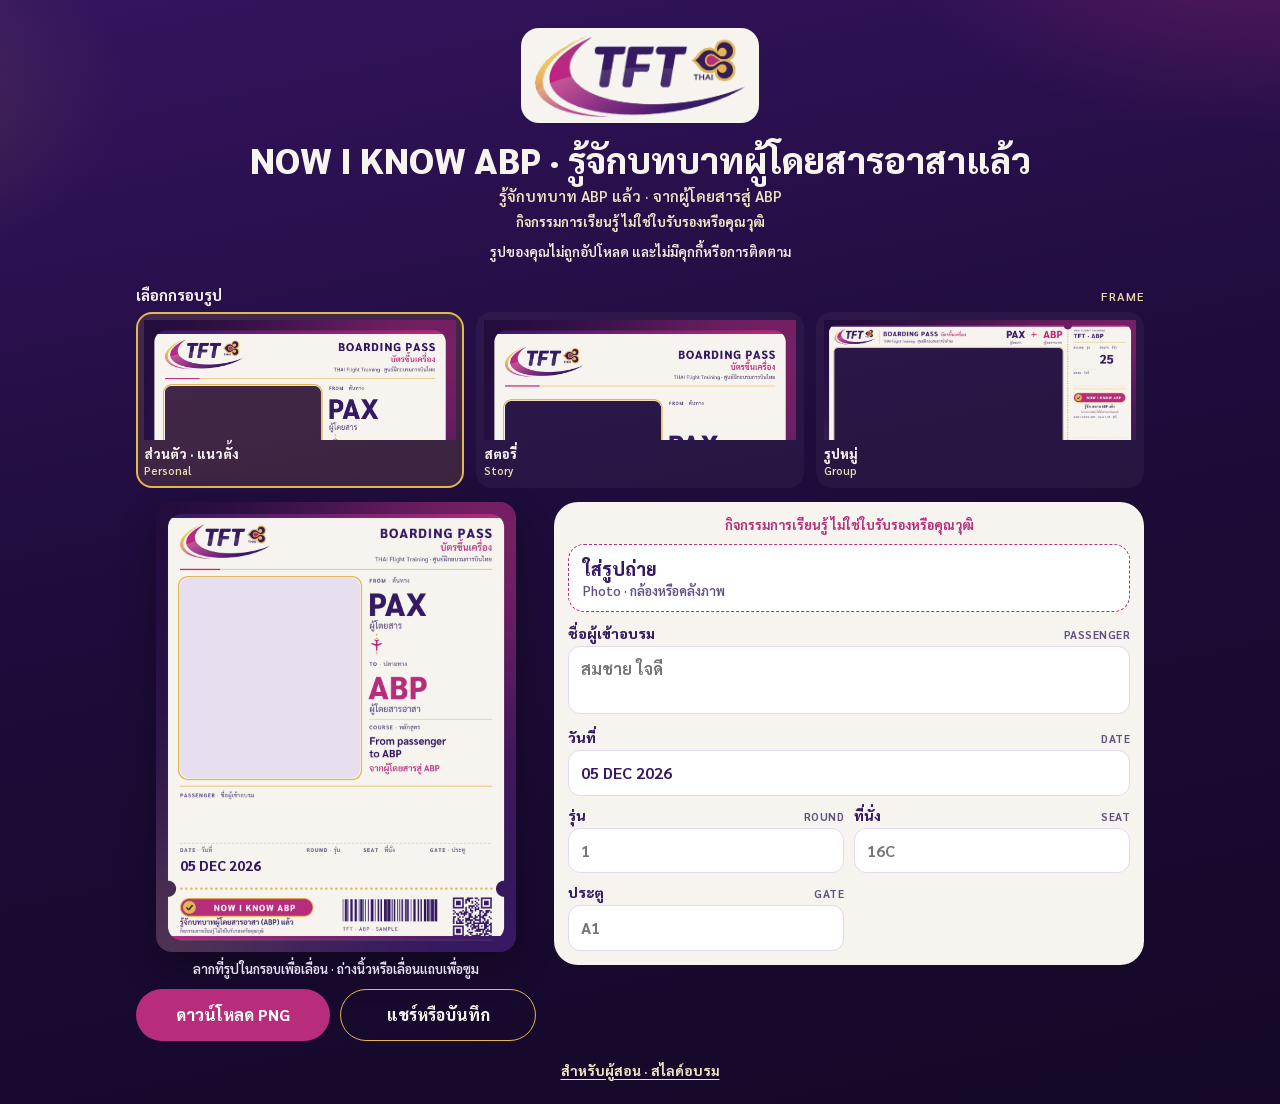
<file: index.html>
<!DOCTYPE html>
<html lang="th">
<head>
  <meta charset="utf-8">
  <meta name="viewport" content="width=device-width, initial-scale=1, viewport-fit=cover">
  <meta name="referrer" content="no-referrer">
  <meta name="theme-color" content="#1E0C3A">
  <title>กรอบรูป NOW I KNOW ABP · THAI Flight Training</title>
  <meta name="description" content="ทำกรอบรูป NOW I KNOW ABP จากรูปถ่ายบนเครื่องคุณเอง กิจกรรมการเรียนรู้ ไม่ใช่ใบรับรองหรือคุณวุฒิ">
  <meta property="og:title" content="กรอบรูป NOW I KNOW ABP · THAI Flight Training">
  <meta property="og:description" content="ทำกรอบรูป NOW I KNOW ABP จากรูปถ่ายบนเครื่องคุณเอง กิจกรรมการเรียนรู้ ไม่ใช่ใบรับรองหรือคุณวุฒิ">
  <link rel="icon" href="assets/tft-logo.png" type="image/png">
  <link rel="preload" href="assets/fonts/Sarabun-ExtraBold.ttf" as="font" type="font/ttf" crossorigin>
  <link rel="preload" href="assets/fonts/Sarabun-Medium.ttf" as="font" type="font/ttf" crossorigin>
  <link rel="stylesheet" href="css/styles.css">
</head>
<body>
  <div class="page">
    <header class="top">
      <div class="logo-chip">
        <img src="assets/tft-logo.png" width="900" height="349" alt="TFT THAI Flight Training">
      </div>
      <h1>NOW I KNOW ABP · รู้จักบทบาทผู้โดยสารอาสาแล้ว</h1>
      <p class="lede">รู้จักบทบาท ABP แล้ว · จากผู้โดยสารสู่ ABP</p>
      <p class="disclaimer">กิจกรรมการเรียนรู้ ไม่ใช่ใบรับรองหรือคุณวุฒิ</p>
      <p class="privacy">รูปของคุณไม่ถูกอัปโหลด และไม่มีคุกกี้หรือการติดตาม</p>
    </header>

    <p class="section-label">เลือกกรอบรูป <span>FRAME</span></p>
    <div class="frames" id="frames" role="radiogroup" aria-label="เลือกกรอบรูป"></div>

    <div class="maker">
      <div class="stage">
        <div class="preview-wrap">
          <canvas id="preview" aria-label="ตัวอย่างกรอบรูป NOW I KNOW ABP"></canvas>
        </div>
        <p class="hint">ลากที่รูปในกรอบเพื่อเลื่อน · ถ่างนิ้วหรือเลื่อนแถบเพื่อซูม</p>
        <div class="action-bar">
          <button id="download" type="button">ดาวน์โหลด PNG</button>
          <button id="share" type="button">แชร์หรือบันทึก</button>
        </div>
      </div>

      <section class="ticket" aria-label="ข้อมูลบนกรอบรูป">
        <p class="disclaimer">กิจกรรมการเรียนรู้ ไม่ใช่ใบรับรองหรือคุณวุฒิ</p>
        <label class="photo-btn" for="photo">
          <input id="photo" type="file" accept="image/*">
          <span class="photo-title" id="photo-title">ใส่รูปถ่าย</span>
          <span class="photo-sub" id="photo-sub">Photo · กล้องหรือคลังภาพ</span>
        </label>

        <div class="zoom" id="zoom-row" hidden>
          <span class="zoom-label">ซูม / Zoom</span>
          <input id="zoom" type="range" min="1" max="3" step="0.01" value="1" aria-label="ซูมรูป">
          <button class="reset-btn" id="reset-view" type="button">จัดใหม่</button>
        </div>

        <form id="fields" class="fields" novalidate></form>
        <p class="status" id="status" role="status"></p>
      </section>
    </div>

    <p class="instructor"><a href="deck/">สำหรับผู้สอน · สไลด์อบรม</a></p>
  </div>

  <div id="sheet" class="sheet" hidden role="dialog" aria-modal="true" aria-labelledby="sheet-title">
    <div class="sheet-card">
      <h2 id="sheet-title">บันทึกกรอบรูป</h2>
      <p id="sheet-help"></p>
      <img id="sheet-img" alt="กรอบรูป NOW I KNOW ABP ที่สร้างบนเครื่องนี้">
      <div class="sheet-actions">
        <a id="sheet-download" download="NOW-I-KNOW-ABP.png">ดาวน์โหลด PNG</a>
        <button id="sheet-share" type="button">แชร์ / บันทึกรูปภาพ</button>
        <button id="sheet-close" type="button">ปิด</button>
      </div>
    </div>
  </div>

  <noscript><p class="noscript">หน้านี้ประกอบรูปบนเครื่องคุณ จึงต้องใช้ JavaScript รูปไม่ถูกอัปโหลด</p></noscript>
  <script type="module" src="js/app.js"></script>
</body>
</html>
</file>
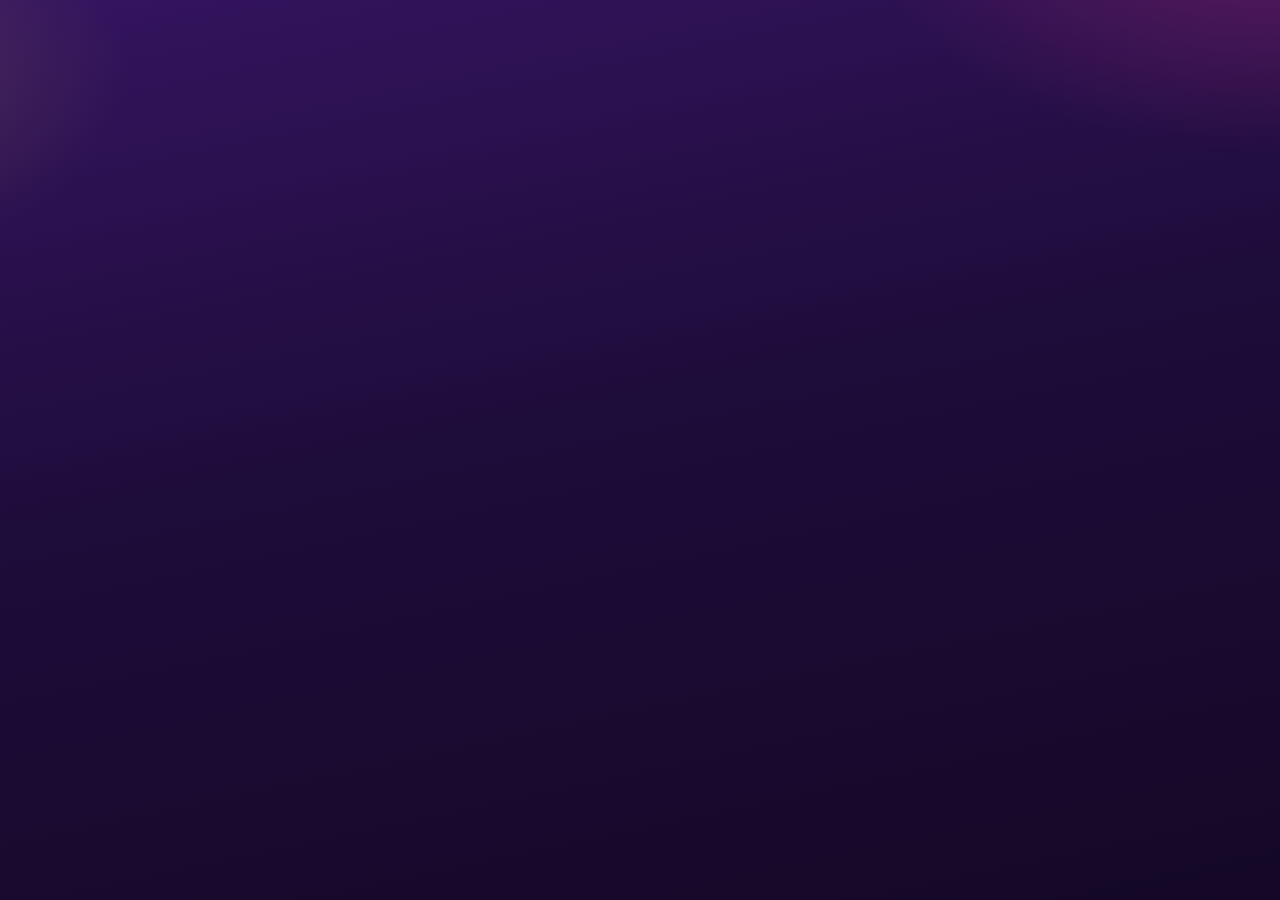
<file: tests/harness.html>
<!DOCTYPE html>
<html lang="th">
<head>
  <meta charset="utf-8">
  <link rel="stylesheet" href="../css/styles.css">
</head>
<body>
<script type="module">
import { baselineFor, drawFrame, layoutField, loadImage, whenFontsReady } from "../js/render.js";

const specs = await (await fetch("../specs.json")).json();
await whenFontsReady();

async function renderFrame({ frameId, values, photoUrl, view }) {
  const frame = specs.frames.find((item) => item.id === frameId);
  const overlay = await loadImage(`../assets/frames/${frame.file}`);
  const photo = photoUrl ? await loadImage(photoUrl) : null;
  const canvas = document.createElement("canvas");
  canvas.width = frame.width;
  canvas.height = frame.height;
  const ctx = canvas.getContext("2d", { alpha: false });
  const layouts = drawFrame(ctx, { frame, overlay, photo, values, view, scale: 1 });
  const blob = await new Promise((resolve) => canvas.toBlob(resolve, "image/png"));
  const buffer = await blob.arrayBuffer();
  return { width: canvas.width, height: canvas.height, png: buffer, layouts };
}

window.__render = {
  specs,
  baselineFor,
  layoutField,
  renderFrame,
  fontsReady: true,
};
</script>
</body>
</html>
</file>
<file: css/styles.css>
@font-face {
  font-family: Sarabun;
  font-style: normal;
  font-weight: 500;
  font-display: swap;
  src: url("../assets/fonts/Sarabun-Medium.ttf") format("truetype");
}
@font-face {
  font-family: Sarabun;
  font-style: normal;
  font-weight: 600;
  font-display: swap;
  src: url("../assets/fonts/Sarabun-SemiBold.ttf") format("truetype");
}
@font-face {
  font-family: Sarabun;
  font-style: normal;
  font-weight: 700;
  font-display: swap;
  src: url("../assets/fonts/Sarabun-Bold.ttf") format("truetype");
}
@font-face {
  font-family: Sarabun;
  font-style: normal;
  font-weight: 800;
  font-display: swap;
  src: url("../assets/fonts/Sarabun-ExtraBold.ttf") format("truetype");
}

:root {
  --purple: #351962;
  --magenta: #b72d7c;
  --gold: #e0b84f;
  --cream: #f7f3ee;
  --ink: #351962;
  --muted: #625080;
  --deep: #1e0c3a;
  --line: #e4d9ee;
  color-scheme: light;
}

* { box-sizing: border-box; }

html, body { margin: 0; padding: 0; }

body {
  min-height: 100vh;
  font-family: Sarabun, sans-serif;
  font-weight: 500;
  font-synthesis: none;
  color: var(--cream);
  background:
    radial-gradient(720px 420px at 100% -10%, rgba(183, 45, 124, 0.38), transparent 58%),
    radial-gradient(540px 360px at -12% 8%, rgba(224, 184, 79, 0.16), transparent 52%),
    linear-gradient(168deg, #34145f 0%, var(--deep) 46%, #140826 100%);
  padding-bottom: calc(24px + env(safe-area-inset-bottom));
}

img { max-width: 100%; }

button, input, textarea { font-family: inherit; }

.page {
  width: min(1040px, 100%);
  margin: 0 auto;
}

.top {
  padding: calc(18px + env(safe-area-inset-top)) 16px 8px;
  text-align: center;
}

.logo-chip {
  display: inline-block;
  background: var(--cream);
  border-radius: 18px;
  padding: 8px 14px 6px;
  line-height: 0;
}

.logo-chip img {
  width: min(210px, 62vw);
  height: auto;
}

h1 {
  margin: 14px 0 0;
  font-size: 28px;
  font-weight: 800;
  line-height: 1.25;
  letter-spacing: 0;
}

.lede {
  margin: 4px 0 0;
  font-size: 15px;
  font-weight: 600;
  color: #f0e2c0;
}

.disclaimer {
  margin: 8px auto 0;
  max-width: 36rem;
  font-size: 13px;
  font-weight: 700;
  line-height: 1.4;
  color: #f3e6c4;
}

.ticket .disclaimer {
  margin: 0 0 10px;
  color: var(--magenta);
  text-align: center;
}

.privacy {
  margin: 10px auto 0;
  max-width: 36rem;
  font-size: 13.5px;
  font-weight: 600;
  line-height: 1.45;
  color: #f6efe4;
}

.section-label {
  display: flex;
  justify-content: space-between;
  align-items: baseline;
  margin: 16px 16px 8px;
  font-size: 15px;
  font-weight: 700;
}

.section-label span {
  font-size: 12px;
  font-weight: 600;
  letter-spacing: 0.08em;
  color: #e7d7a4;
}

.frames {
  display: grid;
  grid-template-columns: repeat(3, 1fr);
  gap: 8px;
  padding: 0 16px;
}

.frame-card {
  appearance: none;
  border: 2px solid transparent;
  background: rgba(255, 255, 255, 0.04);
  color: var(--cream);
  border-radius: 16px;
  padding: 6px 6px 8px;
  text-align: left;
  cursor: pointer;
}

.frame-card[aria-checked="true"] {
  border-color: var(--gold);
  background: rgba(224, 184, 79, 0.14);
}

.frame-card .thumb {
  height: 86px;
  border-radius: 10px;
  overflow: hidden;
  background:
    linear-gradient(160deg, #d9c4e8, #f3e6cf);
}

.frame-card img {
  width: 100%;
  height: 86px;
  object-fit: cover;
  object-position: center top;
  display: block;
}

.frame-card .th {
  display: block;
  margin-top: 6px;
  font-size: 13px;
  font-weight: 800;
  line-height: 1.2;
}

.frame-card .en {
  display: block;
  margin-top: 1px;
  font-size: 11px;
  font-weight: 600;
  color: #eadcb4;
}

.maker {
  padding: 14px 16px 0;
}

.stage {
  display: flex;
  flex-direction: column;
  align-items: center;
  gap: 8px;
}

.preview-wrap {
  width: 100%;
  display: flex;
  justify-content: center;
}

canvas {
  display: block;
  width: auto;
  max-width: 100%;
  height: auto;
  border-radius: 16px;
  touch-action: none;
  cursor: grab;
  box-shadow: 0 14px 36px rgba(0, 0, 0, 0.32);
}

canvas:active { cursor: grabbing; }

.hint {
  margin: 0;
  font-size: 13px;
  font-weight: 600;
  text-align: center;
  color: #eadff6;
}

.ticket {
  margin-top: 14px;
  background: var(--cream);
  color: var(--ink);
  border-radius: 24px;
  padding: 14px;
}

.photo-btn {
  position: relative;
  display: flex;
  flex-direction: column;
  gap: 2px;
  align-items: flex-start;
  width: 100%;
  min-height: 64px;
  padding: 12px 14px;
  border-radius: 16px;
  border: 1.5px dashed var(--magenta);
  background: #fff;
  cursor: pointer;
}

.photo-btn input {
  position: absolute;
  width: 1px;
  height: 1px;
  padding: 0;
  margin: -1px;
  overflow: hidden;
  clip: rect(0 0 0 0);
  white-space: nowrap;
  border: 0;
}

.photo-title {
  font-size: 18px;
  font-weight: 800;
}

.photo-sub {
  font-size: 13px;
  font-weight: 600;
  color: var(--muted);
}

.zoom {
  display: grid;
  grid-template-columns: auto 1fr auto;
  gap: 8px;
  align-items: center;
  margin-top: 12px;
}

.zoom[hidden] { display: none; }

.zoom-label, .reset-btn {
  font-size: 13px;
  font-weight: 700;
  color: var(--muted);
}

.reset-btn {
  appearance: none;
  border: 0;
  background: transparent;
  color: var(--magenta);
  padding: 8px 0 8px 8px;
  cursor: pointer;
}

input[type="range"] {
  width: 100%;
  accent-color: var(--magenta);
}

.fields {
  display: grid;
  grid-template-columns: 1fr 1fr;
  gap: 10px;
  margin-top: 12px;
}

.field { min-width: 0; }

.field[data-span="full"] { grid-column: 1 / -1; }

.field[hidden] { display: none; }

.field label {
  display: flex;
  justify-content: space-between;
  gap: 8px;
  align-items: baseline;
  margin-bottom: 4px;
}

.field .th {
  font-size: 14px;
  font-weight: 800;
}

.field .en {
  font-size: 11px;
  font-weight: 700;
  letter-spacing: 0.04em;
  color: var(--muted);
  text-align: right;
}

.field input,
.field textarea {
  width: 100%;
  margin: 0;
  padding: 11px 12px;
  border: 1.5px solid var(--line);
  border-radius: 12px;
  background: #fff;
  color: var(--ink);
  font-size: 16px;
  font-weight: 700;
  line-height: 1.35;
}

.field textarea {
  resize: none;
  min-height: 68px;
}

.field input:focus,
.field textarea:focus {
  outline: 2px solid var(--gold);
  border-color: var(--magenta);
}

.status {
  min-height: 1.2em;
  margin: 10px 2px 0;
  font-size: 14px;
  font-weight: 700;
  color: var(--magenta);
}

.status:empty { display: none; }

.instructor {
  margin: 18px 16px 0;
  text-align: center;
}

.instructor a {
  color: #f3e6c4;
  font-size: 14px;
  font-weight: 700;
  text-underline-offset: 3px;
}

.action-bar {
  display: flex;
  gap: 10px;
  width: min(100%, 520px);
  margin-top: 4px;
}

.action-bar button {
  flex: 1;
  min-height: 52px;
  border-radius: 999px;
  font-size: 16px;
  font-weight: 800;
  cursor: pointer;
}

#download {
  border: 0;
  background: var(--magenta);
  color: white;
}

#share {
  border: 1.5px solid var(--gold);
  background: transparent;
  color: var(--cream);
}

.action-bar button:disabled {
  opacity: 0.55;
  cursor: wait;
}

.sheet[hidden] { display: none; }

.sheet {
  position: fixed;
  inset: 0;
  z-index: 20;
  background: rgba(12, 4, 24, 0.72);
  display: grid;
  align-items: end;
  justify-items: center;
  padding: 12px;
}

.sheet-card {
  width: min(460px, 100%);
  max-height: min(92vh, 820px);
  overflow: auto;
  background: var(--cream);
  color: var(--ink);
  border-radius: 22px;
  padding: 16px 16px calc(16px + env(safe-area-inset-bottom));
}

.sheet-card h2 {
  margin: 0;
  font-size: 22px;
  font-weight: 800;
}

.sheet-card p {
  margin: 6px 0 10px;
  font-size: 14px;
  font-weight: 600;
  line-height: 1.45;
  color: var(--muted);
}

.sheet-card img {
  width: 100%;
  height: auto;
  border-radius: 12px;
  background: var(--deep);
}

.sheet-actions {
  display: flex;
  flex-direction: column;
  gap: 8px;
  margin-top: 12px;
}

.sheet-actions a,
.sheet-actions button {
  display: block;
  width: 100%;
  min-height: 48px;
  border-radius: 999px;
  text-align: center;
  text-decoration: none;
  font-size: 16px;
  font-weight: 800;
  line-height: 48px;
  cursor: pointer;
}

#sheet-download {
  background: var(--magenta);
  color: white;
}

#sheet-share {
  border: 1.5px solid var(--purple);
  background: white;
  color: var(--purple);
}

#sheet-close {
  border: 0;
  background: transparent;
  color: var(--muted);
}

.noscript {
  margin: 16px;
  padding: 12px;
  border-radius: 12px;
  background: var(--cream);
  color: var(--ink);
  font-weight: 700;
}

@media (min-width: 880px) {
  .top { padding-top: 28px; }
  h1 { font-size: 36px; }
  .frames { gap: 12px; }
  .frame-card .thumb,
  .frame-card img { height: 120px; }
  .maker {
    display: grid;
    grid-template-columns: minmax(300px, 400px) minmax(0, 1fr);
    gap: 18px;
    align-items: start;
  }
  .stage { position: sticky; top: 16px; }
  .ticket { margin-top: 0; }
}

@media (max-width: 360px) {
  .frame-card .th { font-size: 12px; }
  h1 { font-size: 24px; }
}
</file>
